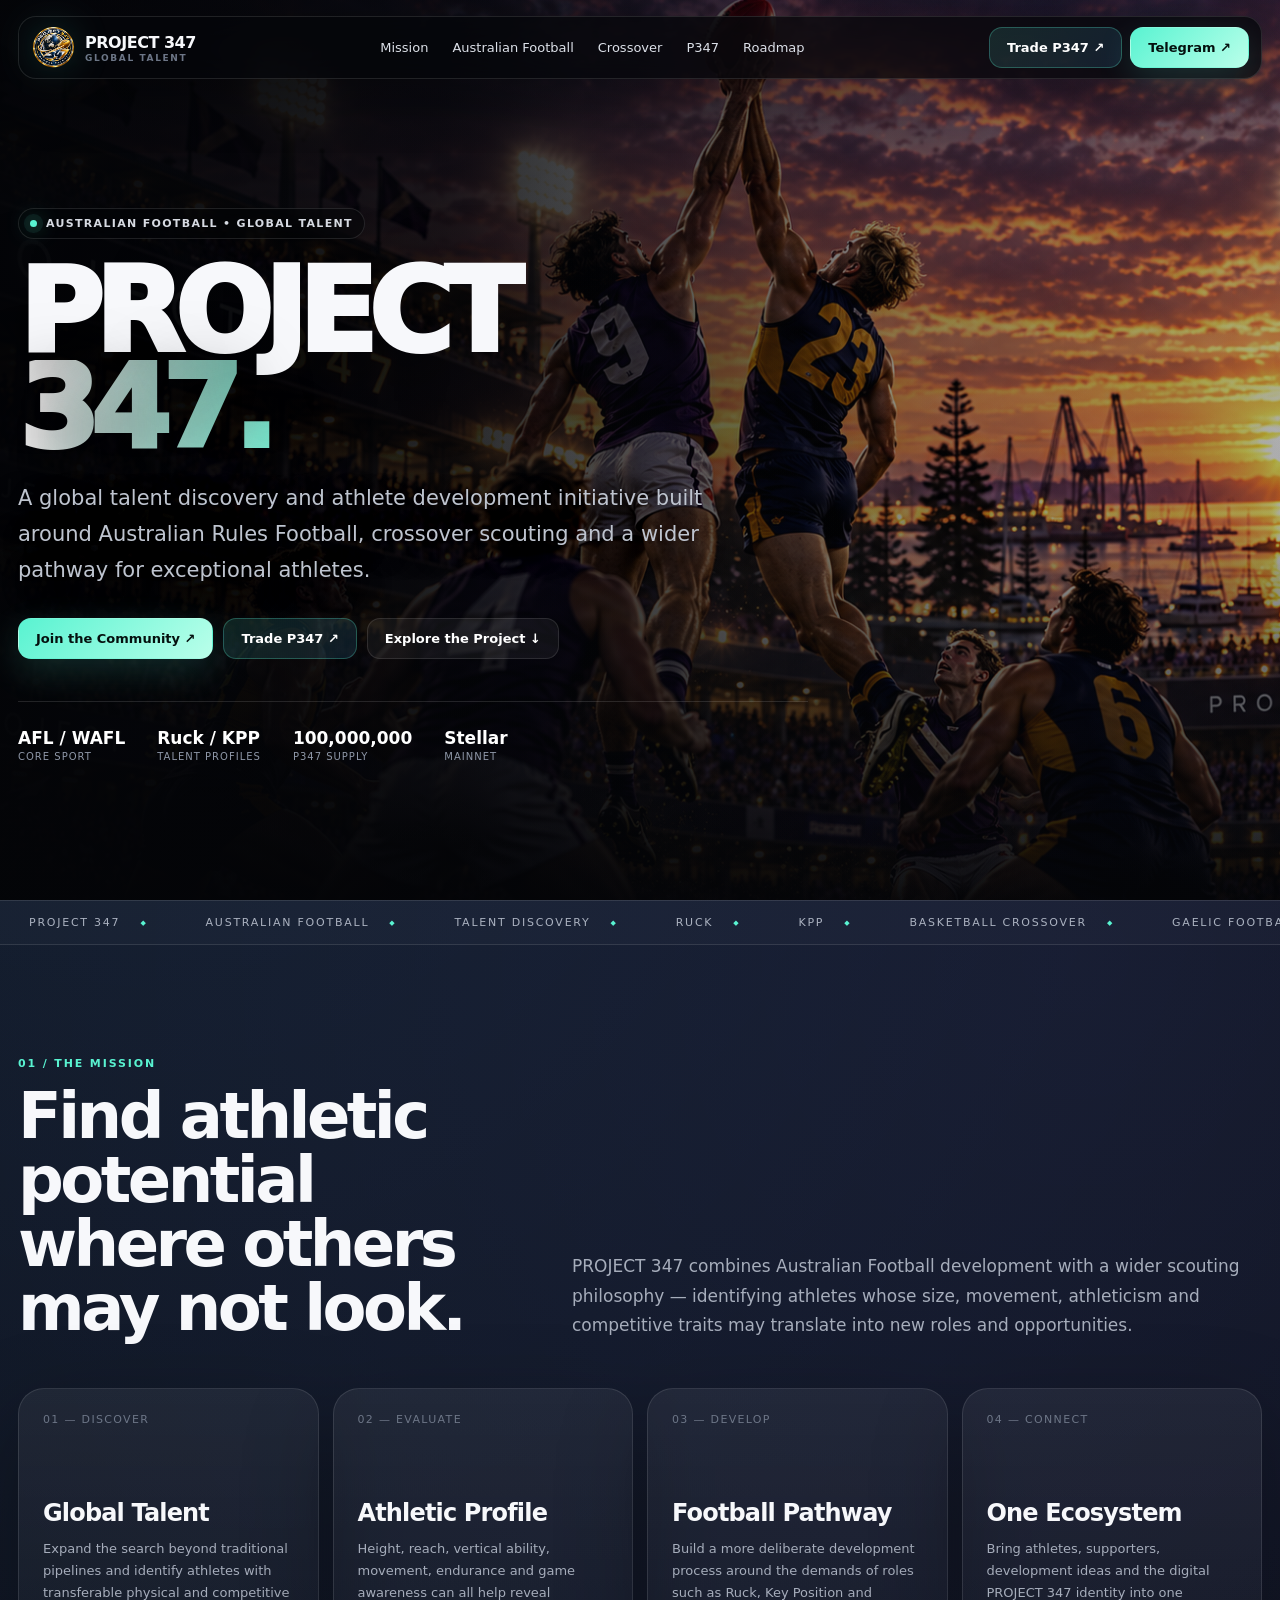
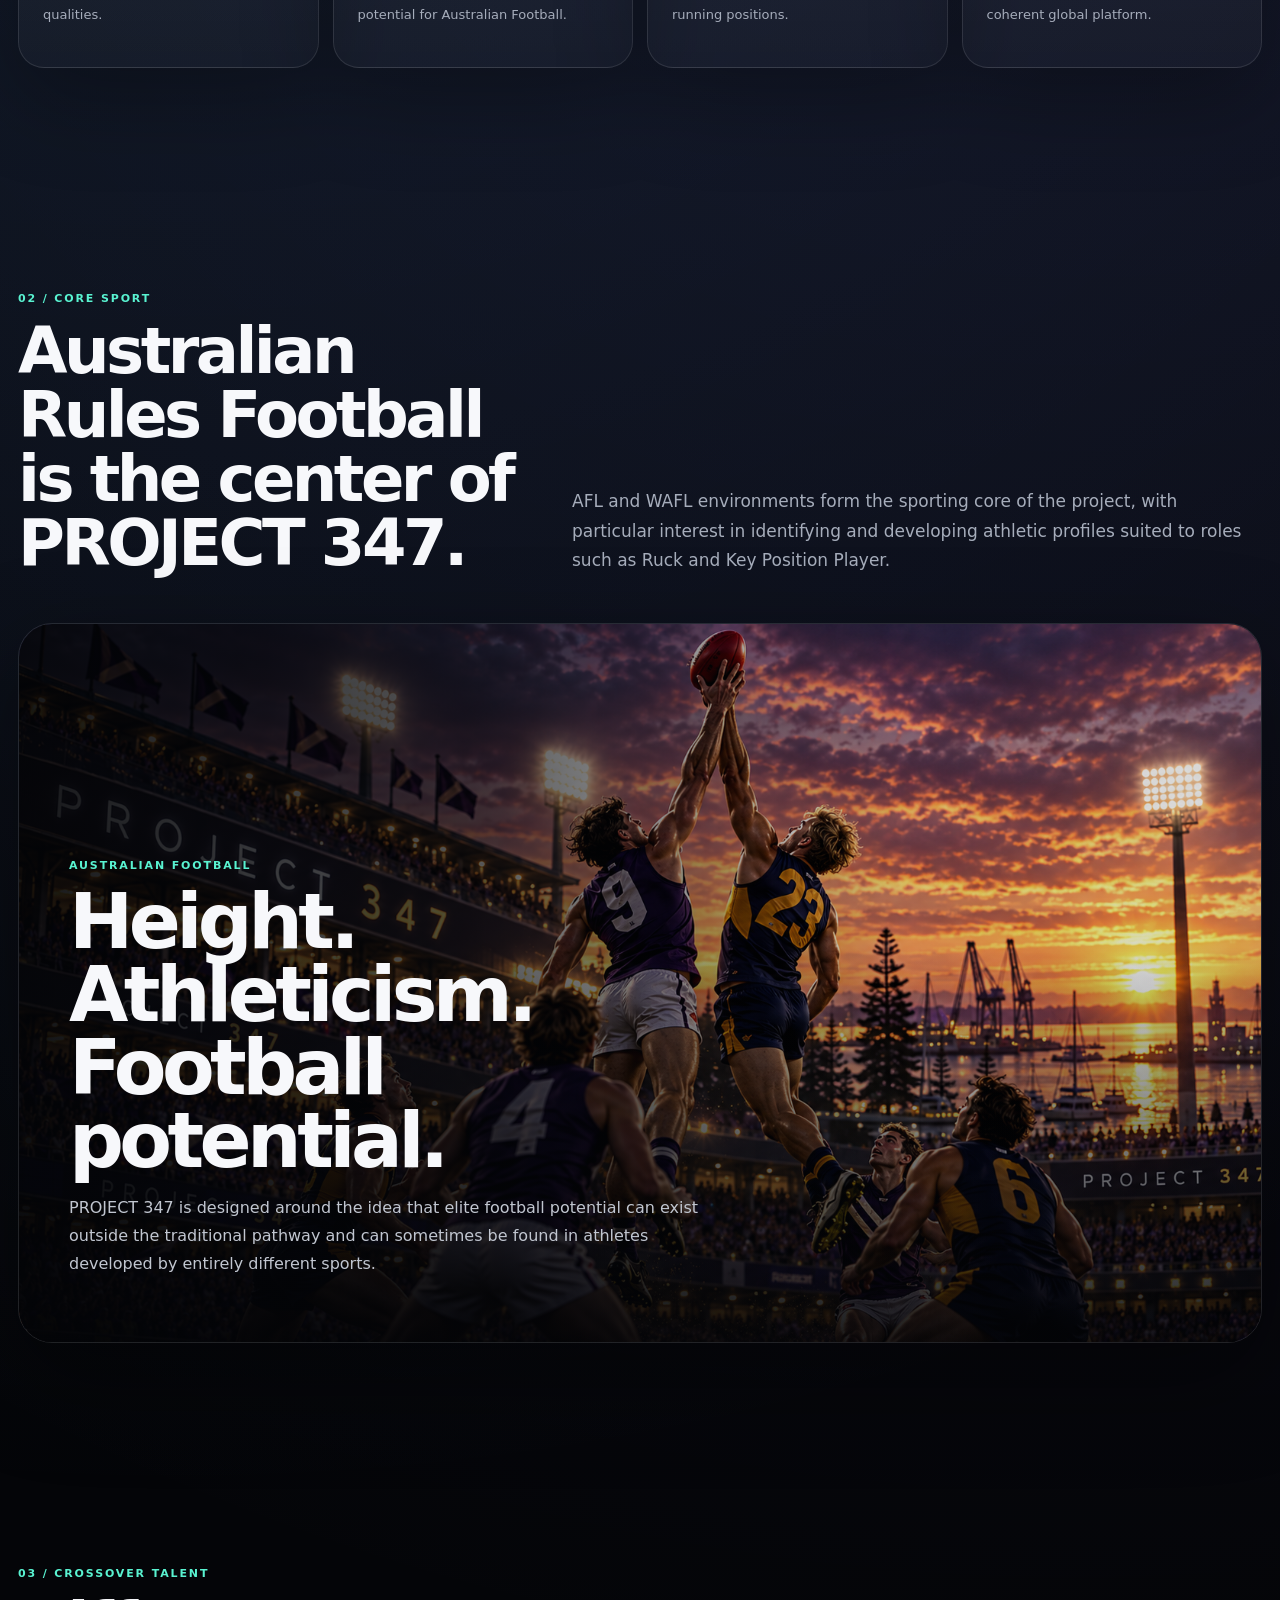
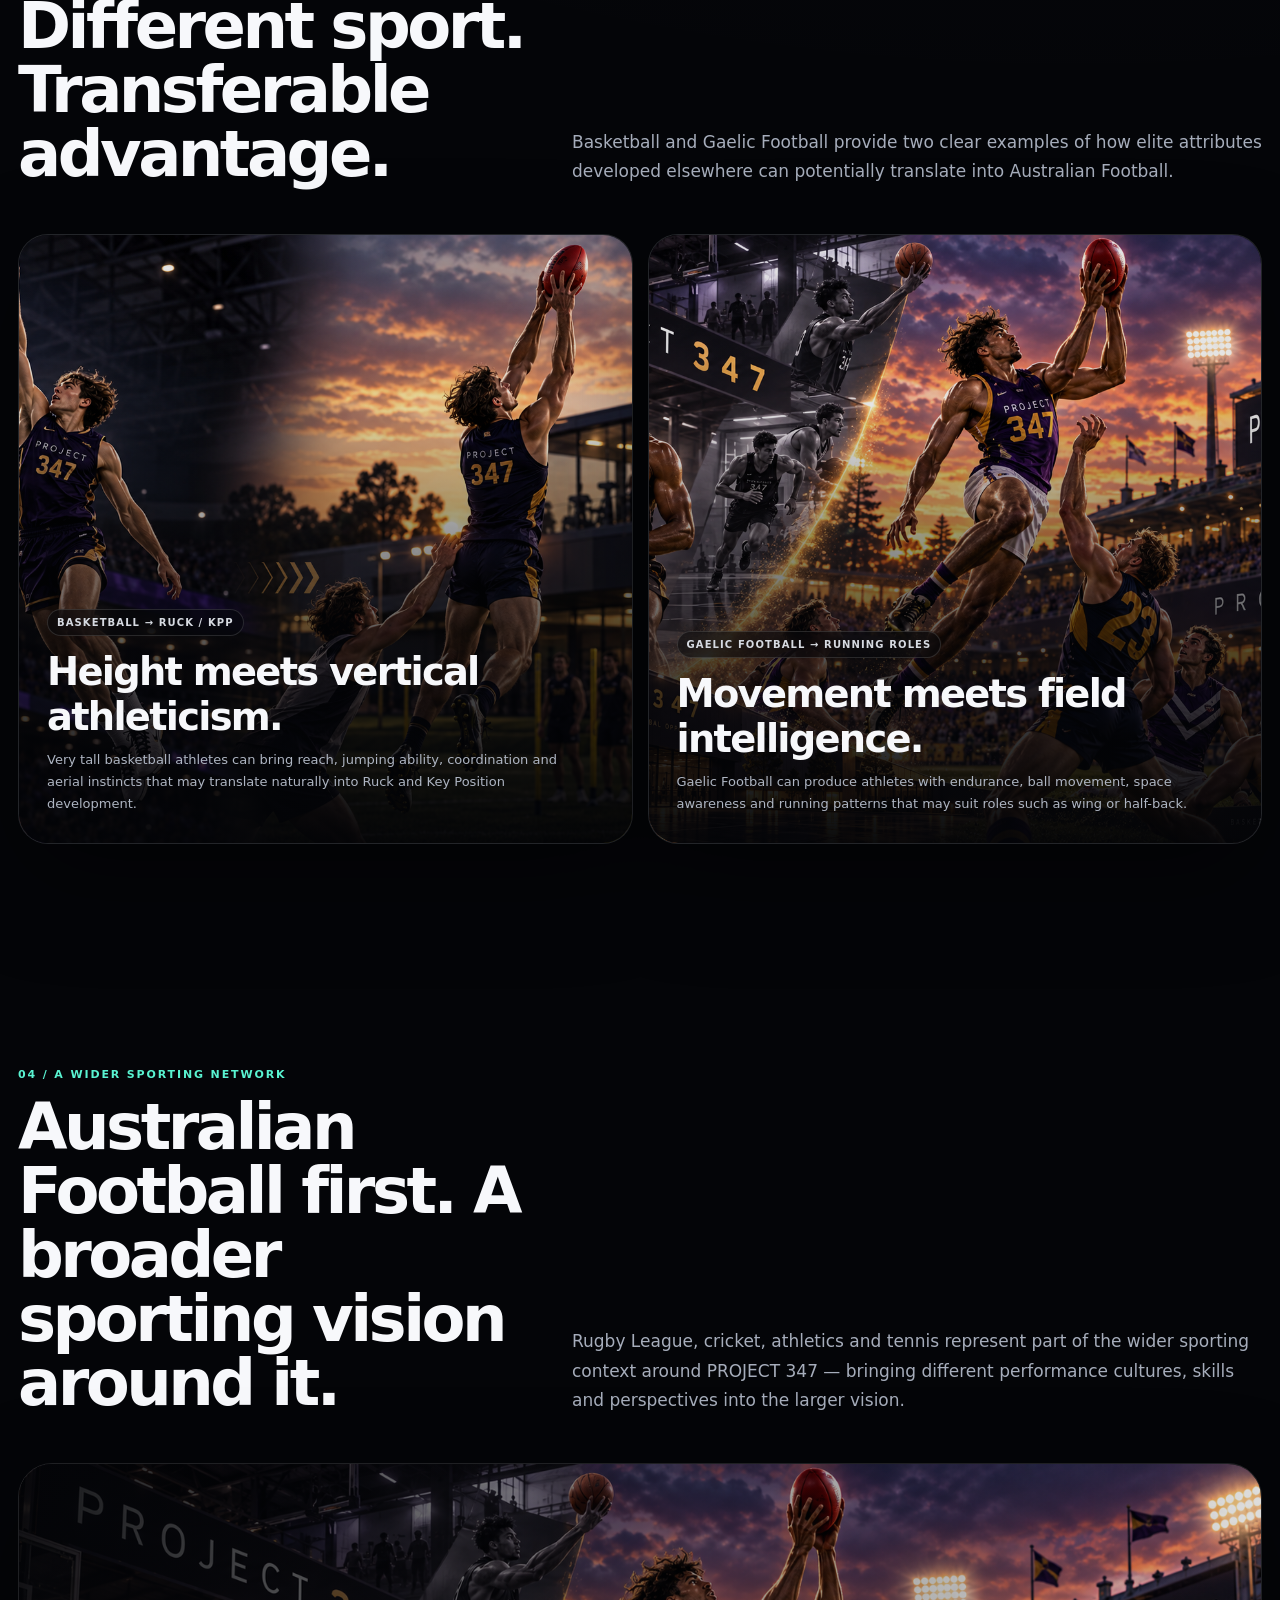
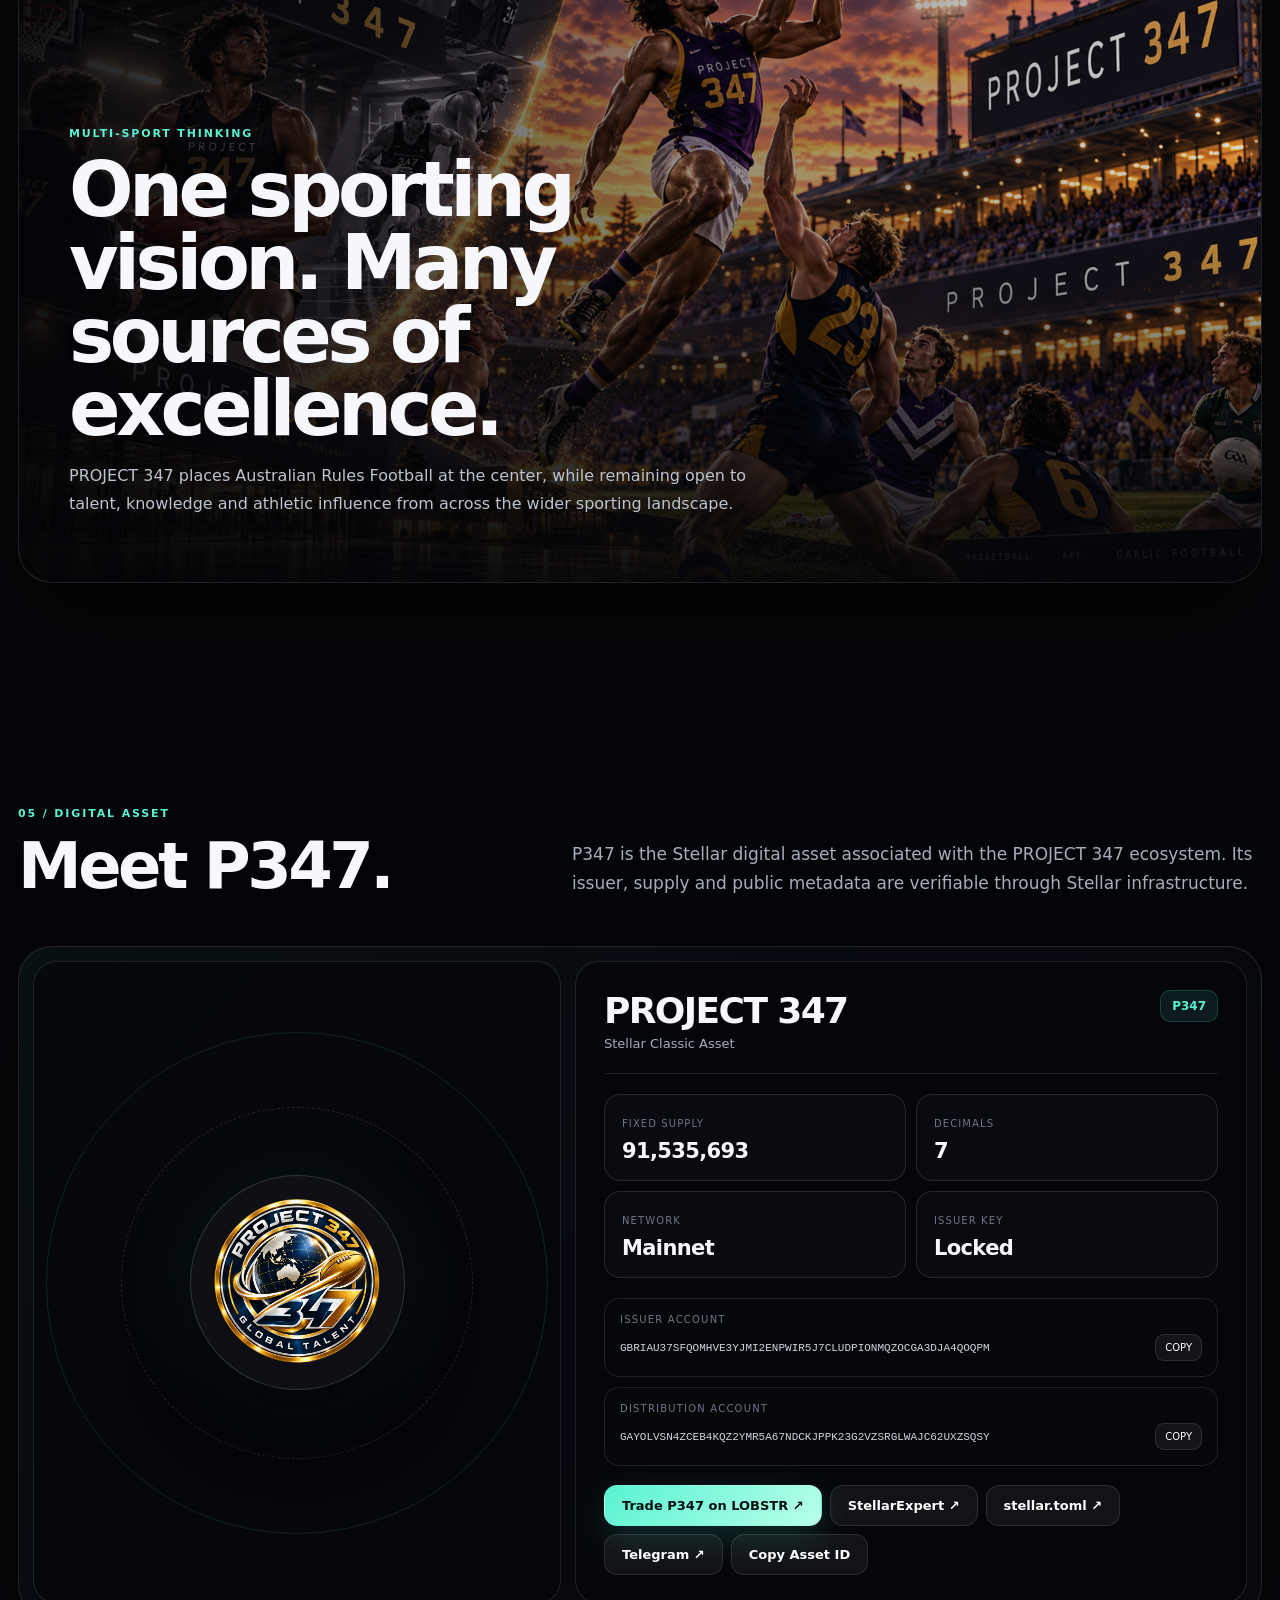
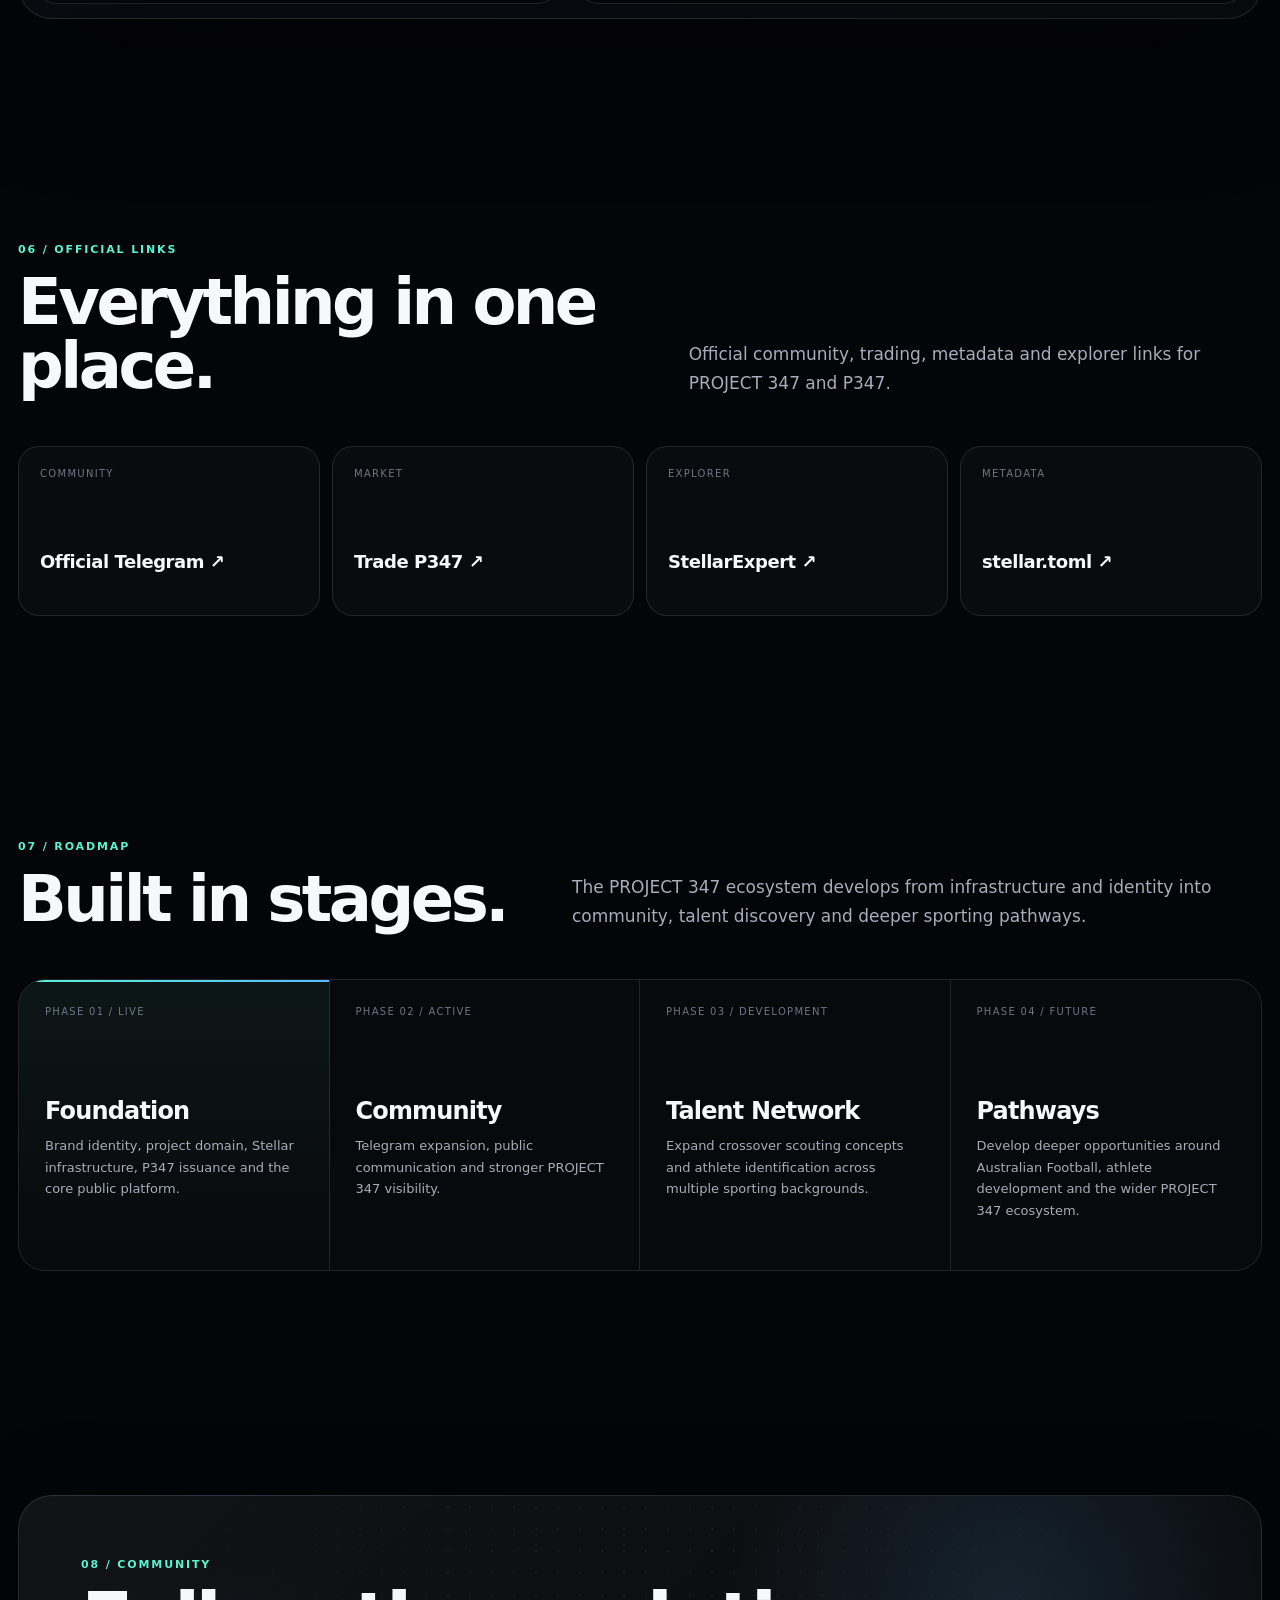
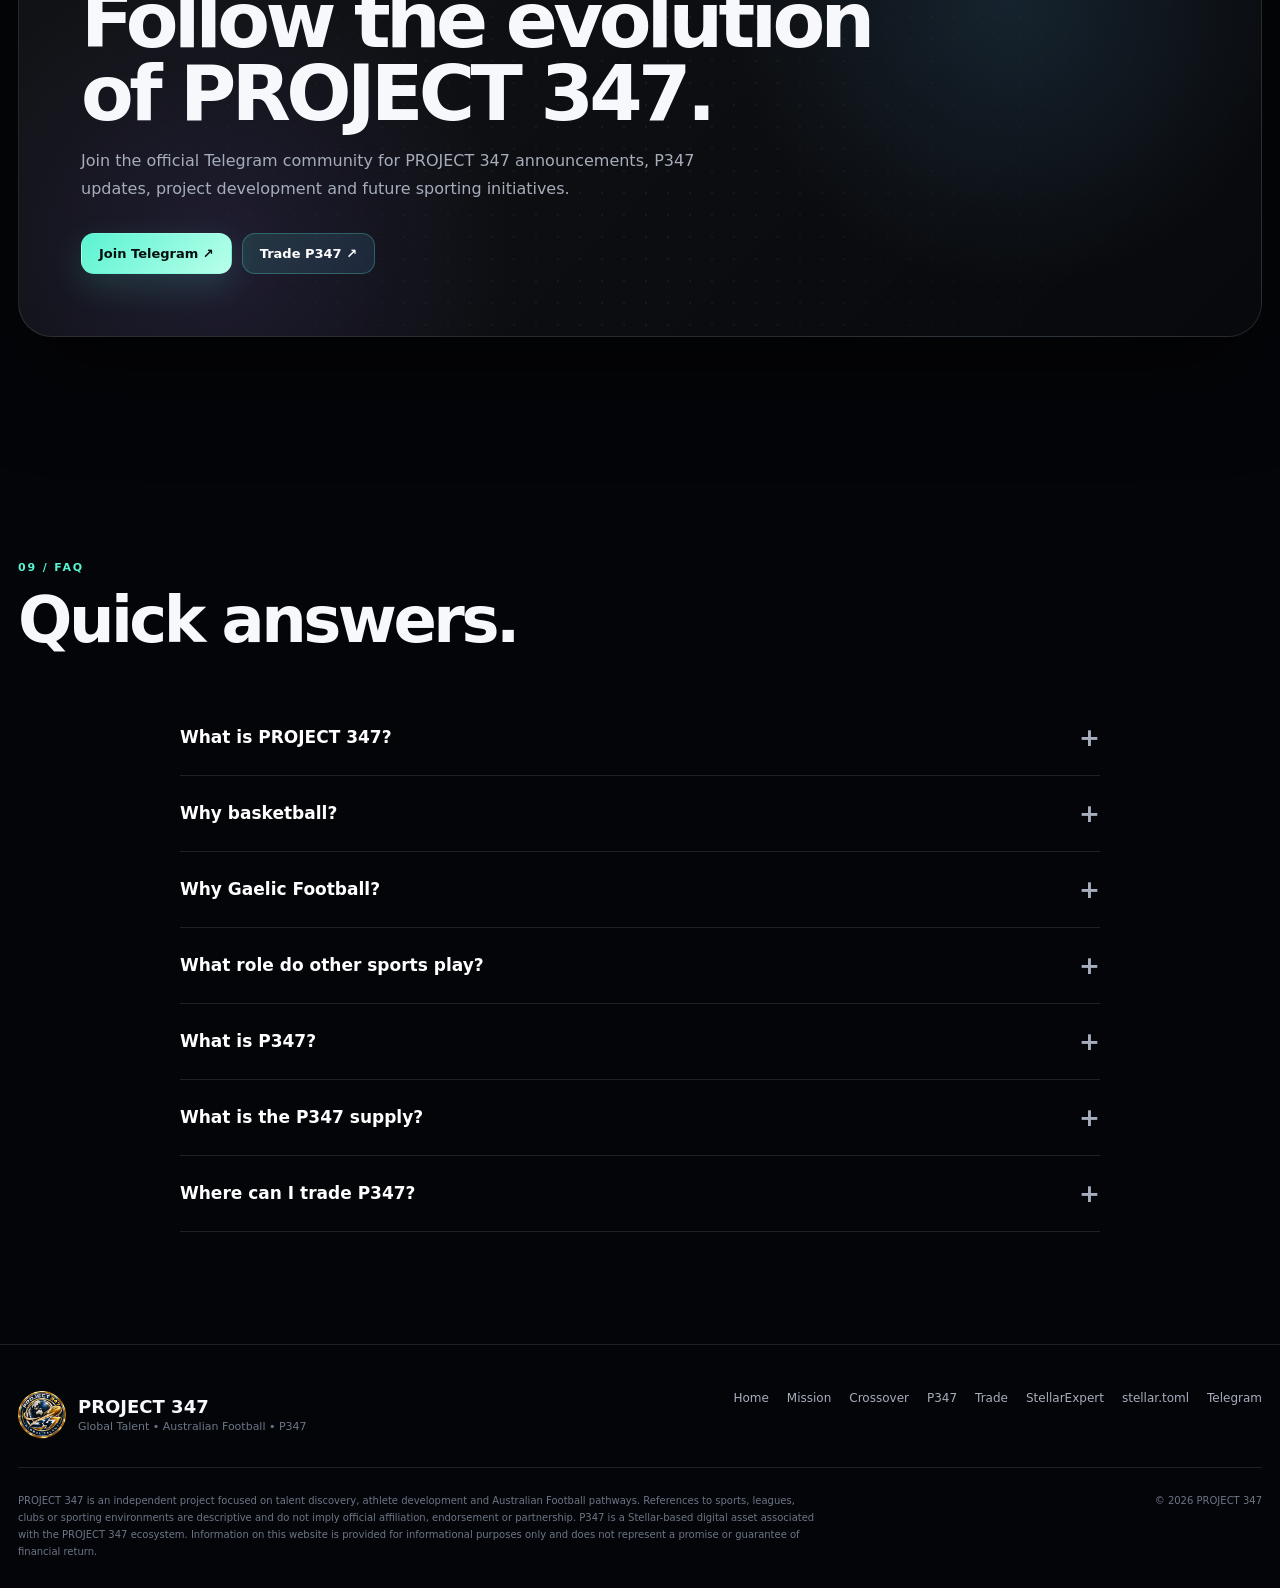
<file: index.html>
<!DOCTYPE html>
<html lang="en">
<head>
<meta charset="UTF-8">
<meta name="viewport" content="width=device-width, initial-scale=1.0">

<title>PROJECT 347 | Global Talent</title>

<meta name="description" content="PROJECT 347 — global talent discovery, athlete development, crossover scouting and a digital ecosystem built around Australian Football.">

<meta property="og:title" content="PROJECT 347">
<meta property="og:description" content="Global Talent. Athlete Pathways. Australian Football.">
<meta property="og:image" content="https://project347.tech/assets/hero-afl.png">
<meta property="og:url" content="https://project347.tech">
<meta property="og:type" content="website">

<style>

/* =========================================================
   PROJECT 347
   PREMIUM SINGLE-FILE WEBSITE
========================================================= */

:root{
    --bg:#040508;
    --bg-soft:#080a0f;
    --bg-soft-2:#0c0f15;

    --white:#ffffff;
    --text:#f7f8fb;
    --muted:#a6adbb;
    --muted-2:#6d7687;

    --aqua:#59f3d1;
    --blue:#58baff;
    --purple:#8c73ff;
    --gold:#e6c36d;

    --panel:rgba(255,255,255,.055);
    --panel-2:rgba(255,255,255,.085);

    --border:rgba(255,255,255,.11);
    --border-strong:rgba(255,255,255,.20);

    --max:1260px;

    --shadow:
        0 35px 100px
        rgba(0,0,0,.40);
}


*{
    box-sizing:border-box;
}


html{
    scroll-behavior:smooth;
}


body{
    margin:0;

    background:
        radial-gradient(
            circle at 14% 6%,
            rgba(88,186,255,.12),
            transparent 28%
        ),
        radial-gradient(
            circle at 84% 10%,
            rgba(140,115,255,.11),
            transparent 27%
        ),
        var(--bg);

    color:var(--text);

    font-family:
        Inter,
        system-ui,
        -apple-system,
        BlinkMacSystemFont,
        "Segoe UI",
        sans-serif;

    overflow-x:hidden;
}


body::before{
    content:"";

    position:fixed;

    inset:0;

    z-index:0;

    pointer-events:none;

    background-image:
        linear-gradient(
            rgba(255,255,255,.018) 1px,
            transparent 1px
        ),
        linear-gradient(
            90deg,
            rgba(255,255,255,.018) 1px,
            transparent 1px
        );

    background-size:
        50px 50px;

    mask-image:
        linear-gradient(
            to bottom,
            black,
            transparent 92%
        );
}


a{
    color:inherit;
    text-decoration:none;
}


button{
    font:inherit;
}


img{
    display:block;
    max-width:100%;
}


::selection{
    background:
        rgba(89,243,209,.25);
}


.container{
    width:min(
        calc(100% - 36px),
        var(--max)
    );

    margin:auto;

    position:relative;

    z-index:2;
}


/* =========================================================
   BACKGROUND EFFECTS
========================================================= */

#particles{
    position:fixed;

    inset:0;

    z-index:0;

    width:100%;
    height:100%;

    pointer-events:none;

    opacity:.42;
}


.cursorGlow{
    position:fixed;

    z-index:0;

    width:420px;
    height:420px;

    border-radius:50%;

    pointer-events:none;

    opacity:0;

    transform:
        translate(-50%,-50%);

    filter:
        blur(12px);

    background:
        radial-gradient(
            circle,
            rgba(89,243,209,.09),
            rgba(88,186,255,.035) 42%,
            transparent 72%
        );

    transition:
        opacity .2s;
}


/* =========================================================
   NAVIGATION
========================================================= */

.navWrap{
    position:fixed;

    top:16px;
    left:0;
    right:0;

    z-index:100;
}


.nav{
    display:flex;

    align-items:center;

    justify-content:space-between;

    gap:15px;

    padding:
        10px 12px 10px 14px;

    border:
        1px solid var(--border);

    border-radius:
        18px;

    background:
        rgba(5,6,10,.75);

    backdrop-filter:
        blur(25px);

    box-shadow:
        0 16px 55px
        rgba(0,0,0,.30);
}


.brand{
    display:flex;

    align-items:center;

    gap:11px;

    font-weight:900;

    letter-spacing:-.03em;
}


.brand img{
    width:41px;
    height:41px;

    object-fit:contain;

    filter:
        drop-shadow(
            0 0 18px
            rgba(89,243,209,.17)
        );
}


.brand small{
    display:block;

    margin-top:1px;

    color:var(--muted-2);

    font-size:9px;

    font-weight:800;

    letter-spacing:.18em;

    text-transform:uppercase;
}


.navLinks{
    display:flex;

    align-items:center;

    gap:2px;
}


.navLinks a{
    padding:
        10px 11px;

    border-radius:
        11px;

    color:#dce0e8;

    font-size:13px;

    transition:.2s;
}


.navLinks a:hover{
    color:#fff;

    background:
        var(--panel);
}


.navActions{
    display:flex;

    align-items:center;

    gap:8px;
}


/* =========================================================
   BUTTONS
========================================================= */

.btn{
    position:relative;

    display:inline-flex;

    align-items:center;

    justify-content:center;

    gap:8px;

    padding:
        12px 17px;

    overflow:hidden;

    border:
        1px solid var(--border);

    border-radius:
        13px;

    background:
        var(--panel);

    color:#fff;

    font-size:13px;

    font-weight:800;

    cursor:pointer;

    transition:
        transform .2s,
        border-color .2s,
        background .2s,
        box-shadow .2s;
}


.btn:hover{
    transform:
        translateY(-2px);

    border-color:
        var(--border-strong);

    background:
        var(--panel-2);

    box-shadow:
        0 14px 40px
        rgba(0,0,0,.22);
}


.btnPrimary{
    color:#04100e;

    border-color:
        transparent;

    background:
        linear-gradient(
            135deg,
            var(--aqua),
            #baffea
        );

    box-shadow:
        0 12px 35px
        rgba(89,243,209,.16);
}


.btnPrimary:hover{
    background:
        linear-gradient(
            135deg,
            #79f5dc,
            #d1fff3
        );
}


.btnTrade{
    border-color:
        rgba(89,243,209,.27);

    background:
        linear-gradient(
            135deg,
            rgba(89,243,209,.13),
            rgba(88,186,255,.12)
        );
}


.btnTrade::after{
    content:"";

    position:absolute;

    top:-60%;

    left:-120px;

    width:80px;

    height:220%;

    transform:
        rotate(25deg);

    background:
        linear-gradient(
            90deg,
            transparent,
            rgba(255,255,255,.18),
            transparent
        );

    animation:
        buttonSweep
        4.5s
        infinite;
}


@keyframes buttonSweep{
    0%{
        left:-120px;
    }

    35%{
        left:130%;
    }

    100%{
        left:130%;
    }
}


/* =========================================================
   HERO
========================================================= */

.hero{
    min-height:100svh;

    position:relative;

    display:flex;

    align-items:flex-end;

    overflow:hidden;

    padding:
        150px 0 80px;

    background:
        #05060a;
}


.heroBackground{
    position:absolute;

    inset:0;

    background:
        linear-gradient(
            90deg,
            rgba(3,4,7,.97) 0%,
            rgba(3,4,7,.80) 35%,
            rgba(3,4,7,.35) 69%,
            rgba(3,4,7,.14) 100%
        ),
        linear-gradient(
            0deg,
            rgba(4,5,8,.96) 0%,
            rgba(4,5,8,.15) 42%,
            rgba(4,5,8,.18) 100%
        ),
        url("assets/hero-afl.png");

    background-size:
        cover;

    background-position:
        center;

    transform:
        scale(1.025);

    transition:
        transform 8s ease;
}


.hero:hover
.heroBackground{
    transform:
        scale(1.06);
}


.heroBackground::after{
    content:"";

    position:absolute;

    inset:0;

    background:
        radial-gradient(
            circle at 78% 40%,
            transparent 0%,
            rgba(4,5,8,.10) 42%,
            rgba(4,5,8,.62) 100%
        );
}


.heroContent{
    position:relative;

    z-index:3;

    max-width:
        790px;
}


.eyebrow{
    display:inline-flex;

    align-items:center;

    gap:9px;

    padding:
        8px 11px;

    border:
        1px solid var(--border);

    border-radius:
        999px;

    background:
        rgba(4,5,8,.42);

    backdrop-filter:
        blur(12px);

    color:
        #d6dae2;

    font-size:
        11px;

    font-weight:
        800;

    text-transform:
        uppercase;

    letter-spacing:
        .12em;
}


.liveDot{
    width:7px;
    height:7px;

    border-radius:50%;

    background:
        var(--aqua);

    box-shadow:
        0 0 0 6px
        rgba(89,243,209,.08),
        0 0 22px
        var(--aqua);

    animation:
        pulseDot
        2.2s
        infinite;
}


@keyframes pulseDot{
    50%{
        box-shadow:
            0 0 0 11px
            rgba(89,243,209,0),
            0 0 27px
            var(--aqua);
    }
}


.hero h1{
    margin:
        25px 0 24px;

    max-width:
        900px;

    font-size:
        clamp(
            62px,
            9vw,
            128px
        );

    line-height:
        .84;

    letter-spacing:
        -.075em;

    font-weight:
        950;

    text-shadow:
        0 25px 70px
        rgba(0,0,0,.55);
}


.gradientText{
    display:block;

    color:transparent;

    background:
        linear-gradient(
            100deg,
            #fff 4%,
            var(--aqua) 43%,
            var(--blue) 70%,
            #e2dcff 94%
        );

    background-clip:text;

    -webkit-background-clip:text;
}


.heroText{
    max-width:
        690px;

    color:
        #bec4cf;

    font-size:
        clamp(
            17px,
            2vw,
            21px
        );

    line-height:
        1.7;

    text-shadow:
        0 10px 30px
        rgba(0,0,0,.8);
}


.heroActions{
    display:flex;

    flex-wrap:wrap;

    gap:10px;

    margin-top:30px;
}


.heroStats{
    display:flex;

    flex-wrap:wrap;

    gap:32px;

    margin-top:42px;

    padding-top:26px;

    border-top:
        1px solid
        rgba(255,255,255,.12);
}


.heroStats strong{
    display:block;

    font-size:17px;

    color:#fff;
}


.heroStats span{
    display:block;

    margin-top:3px;

    color:#8f98a8;

    font-size:10px;

    text-transform:uppercase;

    letter-spacing:.10em;
}


/* =========================================================
   TICKER
========================================================= */

.ticker{
    position:relative;

    z-index:3;

    overflow:hidden;

    border-top:
        1px solid var(--border);

    border-bottom:
        1px solid var(--border);

    background:
        rgba(255,255,255,.018);
}


.tickerTrack{
    display:flex;

    width:max-content;

    animation:
        tickerMove
        34s
        linear
        infinite;
}


.tickerItem{
    display:flex;

    align-items:center;

    gap:20px;

    padding:
        15px 29px;

    color:#abb2c0;

    font-size:11px;

    text-transform:uppercase;

    letter-spacing:.16em;
}


.tickerItem::after{
    content:"◆";

    color:var(--aqua);

    font-size:7px;
}


@keyframes tickerMove{
    to{
        transform:
            translateX(-50%);
    }
}


/* =========================================================
   COMMON SECTIONS
========================================================= */

section{
    padding:
        112px 0;
}


.sectionHead{
    display:flex;

    align-items:flex-end;

    justify-content:space-between;

    gap:40px;

    margin-bottom:48px;
}


.kicker{
    margin-bottom:14px;

    color:var(--aqua);

    font-size:11px;

    font-weight:850;

    text-transform:uppercase;

    letter-spacing:.17em;
}


.sectionTitle{
    margin:0;

    max-width:880px;

    font-size:
        clamp(
            40px,
            5vw,
            70px
        );

    line-height:1;

    letter-spacing:
        -.055em;
}


.sectionDescription{
    max-width:690px;

    color:var(--muted);

    font-size:17px;

    line-height:1.72;
}


/* =========================================================
   MISSION CARDS
========================================================= */

.cards{
    display:grid;

    grid-template-columns:
        repeat(4,1fr);

    gap:14px;
}


.card{
    min-height:280px;

    position:relative;

    overflow:hidden;

    padding:24px;

    border:
        1px solid var(--border);

    border-radius:
        26px;

    background:
        linear-gradient(
            180deg,
            rgba(255,255,255,.058),
            rgba(255,255,255,.022)
        );

    box-shadow:
        0 30px 90px
        rgba(0,0,0,.30);

    transition:.25s;
}


.card:hover{
    border-color:
        rgba(89,243,209,.30);
}


.card::after{
    content:"";

    position:absolute;

    top:-45px;
    right:-45px;

    width:170px;
    height:170px;

    border-radius:50%;

    opacity:0;

    background:
        radial-gradient(
            circle,
            rgba(89,243,209,.13),
            transparent 70%
        );

    transition:.3s;
}


.card:hover::after{
    opacity:1;
}


.cardNumber{
    color:var(--muted-2);

    font-size:11px;

    letter-spacing:.12em;
}


.card h3{
    margin:
        73px 0 11px;

    font-size:24px;

    letter-spacing:-.035em;
}


.card p{
    margin:0;

    color:var(--muted);

    font-size:13px;

    line-height:1.7;
}


/* =========================================================
   SPORT CORE / IMAGE FEATURE
========================================================= */

.fullImageFeature{
    position:relative;

    min-height:720px;

    overflow:hidden;

    border:
        1px solid var(--border);

    border-radius:
        34px;

    box-shadow:
        var(--shadow);
}


.fullImageFeature img{
    position:absolute;

    inset:0;

    width:100%;
    height:100%;

    object-fit:cover;

    transition:
        transform 1.1s ease;
}


.fullImageFeature:hover img{
    transform:
        scale(1.035);
}


.fullImageFeature::after{
    content:"";

    position:absolute;

    inset:0;

    background:
        linear-gradient(
            90deg,
            rgba(3,4,7,.92) 0%,
            rgba(3,4,7,.68) 36%,
            rgba(3,4,7,.15) 72%
        ),
        linear-gradient(
            0deg,
            rgba(3,4,7,.88),
            transparent 55%
        );
}


.fullImageContent{
    position:absolute;

    left:50px;
    bottom:48px;

    z-index:3;

    max-width:680px;
}


.fullImageContent h2{
    margin:0;

    font-size:
        clamp(
            44px,
            6vw,
            78px
        );

    line-height:.95;

    letter-spacing:-.06em;
}


.fullImageContent p{
    max-width:650px;

    color:#c1c6d0;

    font-size:16px;

    line-height:1.75;
}


/* =========================================================
   CROSSOVER
========================================================= */

.crossoverGrid{
    display:grid;

    grid-template-columns:
        1fr 1fr;

    gap:15px;
}


.crossoverCard{
    position:relative;

    min-height:610px;

    overflow:hidden;

    border:
        1px solid var(--border);

    border-radius:
        30px;

    background:#080a0f;

    box-shadow:
        var(--shadow);

    transition:
        transform .28s,
        border-color .28s;
}


.crossoverCard:hover{
    transform:
        translateY(-5px);

    border-color:
        rgba(89,243,209,.27);
}


.crossoverCard img{
    position:absolute;

    inset:0;

    width:100%;
    height:100%;

    object-fit:cover;

    transition:
        transform .8s ease;
}


.crossoverCard:hover img{
    transform:
        scale(1.045);
}


.crossoverCard::after{
    content:"";

    position:absolute;

    inset:0;

    background:
        linear-gradient(
            0deg,
            rgba(3,4,7,.97) 0%,
            rgba(3,4,7,.70) 30%,
            rgba(3,4,7,.10) 72%
        );
}


.crossoverContent{
    position:absolute;

    left:28px;
    right:28px;
    bottom:28px;

    z-index:3;
}


.crossoverTag{
    display:inline-flex;

    padding:
        7px 9px;

    margin-bottom:13px;

    border:
        1px solid
        rgba(255,255,255,.13);

    border-radius:999px;

    background:
        rgba(5,6,10,.55);

    backdrop-filter:
        blur(10px);

    color:#d6dae1;

    font-size:10px;

    font-weight:800;

    letter-spacing:.11em;

    text-transform:uppercase;
}


.crossoverContent h3{
    margin:
        0 0 10px;

    font-size:
        clamp(
            29px,
            3vw,
            42px
        );

    letter-spacing:-.045em;
}


.crossoverContent p{
    margin:0;

    max-width:530px;

    color:#aeb5c2;

    font-size:13px;

    line-height:1.7;
}


/* =========================================================
   MULTISPORT
========================================================= */

.multisport{
    position:relative;

    min-height:720px;

    overflow:hidden;

    border:
        1px solid var(--border);

    border-radius:
        34px;

    box-shadow:
        var(--shadow);
}


.multisport img{
    position:absolute;

    inset:0;

    width:100%;
    height:100%;

    object-fit:cover;

    transition:
        transform 1s ease;
}


.multisport:hover img{
    transform:
        scale(1.035);
}


.multisport::after{
    content:"";

    position:absolute;

    inset:0;

    background:
        linear-gradient(
            90deg,
            rgba(3,4,7,.92),
            rgba(3,4,7,.48) 45%,
            rgba(3,4,7,.13)
        ),
        linear-gradient(
            0deg,
            rgba(3,4,7,.92),
            transparent 55%
        );
}


.multisportContent{
    position:absolute;

    left:50px;
    bottom:48px;

    z-index:3;

    max-width:720px;
}


.multisportContent h2{
    margin:0;

    font-size:
        clamp(
            44px,
            6vw,
            76px
        );

    line-height:.96;

    letter-spacing:-.06em;
}


.multisportContent p{
    max-width:680px;

    color:#bec4cf;

    font-size:16px;

    line-height:1.75;
}


/* =========================================================
   P347 ASSET
========================================================= */

.assetShell{
    display:grid;

    grid-template-columns:
        .88fr 1.12fr;

    gap:14px;

    padding:14px;

    border:
        1px solid var(--border);

    border-radius:
        34px;

    background:
        linear-gradient(
            135deg,
            rgba(89,243,209,.05),
            rgba(140,115,255,.035),
            rgba(255,255,255,.018)
        );

    box-shadow:
        0 40px 130px
        rgba(0,0,0,.37);
}


.assetVisual,
.assetInfo{
    border:
        1px solid var(--border);

    border-radius:
        24px;

    background:
        rgba(5,6,10,.72);
}


.assetVisual{
    position:relative;

    min-height:520px;

    display:grid;

    place-items:center;

    overflow:hidden;
}


.assetVisual::before{
    content:"";

    position:absolute;

    width:500px;
    height:500px;

    border:
        1px solid
        rgba(89,243,209,.12);

    border-radius:50%;

    animation:
        ringRotate
        28s
        linear
        infinite;
}


.assetVisual::after{
    content:"";

    position:absolute;

    width:350px;
    height:350px;

    border:
        1px dashed
        rgba(255,255,255,.13);

    border-radius:50%;

    animation:
        ringRotate
        18s
        linear
        infinite reverse;
}


@keyframes ringRotate{
    to{
        rotate:360deg;
    }
}


.assetCoin{
    position:relative;

    z-index:3;

    width:215px;
    height:215px;

    display:grid;

    place-items:center;

    border:
        1px solid
        rgba(255,255,255,.15);

    border-radius:50%;

    background:
        rgba(255,255,255,.04);

    box-shadow:
        0 35px 70px rgba(0,0,0,.42),
        0 0 85px rgba(89,243,209,.08);
}


.assetCoin img{
    width:78%;
    height:78%;

    object-fit:contain;
}


.assetInfo{
    padding:28px;
}


.assetHeader{
    display:flex;

    align-items:flex-start;

    justify-content:space-between;

    gap:20px;

    padding-bottom:22px;

    border-bottom:
        1px solid var(--border);
}


.assetName{
    font-size:36px;

    font-weight:900;

    letter-spacing:-.045em;
}


.assetSubtitle{
    margin-top:5px;

    color:var(--muted);

    font-size:13px;
}


.assetCode{
    padding:
        8px 11px;

    border:
        1px solid
        rgba(89,243,209,.18);

    border-radius:
        10px;

    background:
        rgba(89,243,209,.09);

    color:var(--aqua);

    font-size:12px;

    font-weight:850;
}


.statsGrid{
    display:grid;

    grid-template-columns:
        repeat(2,1fr);

    gap:10px;

    margin:
        20px 0;
}


.statBox{
    padding:17px;

    border:
        1px solid var(--border);

    border-radius:
        16px;

    background:
        rgba(255,255,255,.025);
}


.statBox span{
    color:var(--muted-2);

    font-size:10px;

    text-transform:uppercase;

    letter-spacing:.11em;
}


.statBox strong{
    display:block;

    margin-top:8px;

    font-size:21px;

    letter-spacing:-.03em;
}


.walletBox{
    padding:15px;

    margin-top:10px;

    border:
        1px solid var(--border);

    border-radius:
        15px;

    background:
        #06070b;
}


.walletLabel{
    margin-bottom:9px;

    color:var(--muted-2);

    font-size:10px;

    text-transform:uppercase;

    letter-spacing:.12em;
}


.walletRow{
    display:flex;

    align-items:center;

    gap:10px;
}


.walletAddress{
    flex:1;

    overflow:hidden;

    color:#d0d5df;

    font-size:11px;

    font-family:
        ui-monospace,
        SFMono-Regular,
        Menlo,
        monospace;

    text-overflow:ellipsis;

    white-space:nowrap;
}


.copyButton{
    padding:
        7px 9px;

    border:
        1px solid var(--border);

    border-radius:
        9px;

    background:
        var(--panel);

    color:#fff;

    cursor:pointer;

    font-size:10px;
}


.assetButtons{
    display:flex;

    flex-wrap:wrap;

    gap:8px;

    margin-top:19px;
}


/* =========================================================
   LINKS
========================================================= */

.linksGrid{
    display:grid;

    grid-template-columns:
        repeat(4,1fr);

    gap:12px;
}


.linkCard{
    min-height:170px;

    position:relative;

    overflow:hidden;

    padding:21px;

    border:
        1px solid var(--border);

    border-radius:
        21px;

    background:
        rgba(255,255,255,.028);

    transition:.25s;
}


.linkCard:hover{
    transform:
        translateY(-5px);

    border-color:
        rgba(89,243,209,.30);

    background:
        rgba(255,255,255,.055);
}


.linkCard span{
    display:block;

    color:var(--muted-2);

    font-size:10px;

    text-transform:uppercase;

    letter-spacing:.13em;
}


.linkCard strong{
    display:block;

    margin-top:72px;

    font-size:18px;

    letter-spacing:-.025em;
}


/* =========================================================
   ROADMAP
========================================================= */

.roadmap{
    display:grid;

    grid-template-columns:
        repeat(4,1fr);

    overflow:hidden;

    border:
        1px solid var(--border);

    border-radius:
        27px;

    background:
        rgba(255,255,255,.02);
}


.phase{
    position:relative;

    min-height:290px;

    padding:26px;

    border-right:
        1px solid var(--border);
}


.phase:last-child{
    border-right:0;
}


.phase.current{
    background:
        linear-gradient(
            180deg,
            rgba(89,243,209,.055),
            transparent
        );
}


.phase.current::before{
    content:"";

    position:absolute;

    top:0;
    left:0;
    right:0;

    height:2px;

    background:
        linear-gradient(
            90deg,
            var(--aqua),
            var(--blue)
        );
}


.phaseLabel{
    color:var(--muted-2);

    font-size:10px;

    text-transform:uppercase;

    letter-spacing:.13em;
}


.phase h3{
    margin:
        80px 0 10px;

    font-size:24px;

    letter-spacing:-.035em;
}


.phase p{
    margin:0;

    color:var(--muted);

    font-size:13px;

    line-height:1.66;
}


/* =========================================================
   TELEGRAM CTA
========================================================= */

.cta{
    position:relative;

    overflow:hidden;

    padding:62px;

    border:
        1px solid var(--border);

    border-radius:
        34px;

    background:
        radial-gradient(
            circle at 80% 25%,
            rgba(88,186,255,.13),
            transparent 27%
        ),
        radial-gradient(
            circle at 16% 82%,
            rgba(140,115,255,.13),
            transparent 27%
        ),
        linear-gradient(
            135deg,
            rgba(255,255,255,.06),
            rgba(255,255,255,.02)
        );

    box-shadow:
        var(--shadow);
}


.cta::before{
    content:"";

    position:absolute;

    inset:0;

    opacity:.30;

    background-image:
        radial-gradient(
            rgba(255,255,255,.17) 1px,
            transparent 1px
        );

    background-size:
        22px 22px;

    mask-image:
        linear-gradient(
            90deg,
            transparent,
            black,
            transparent
        );
}


.ctaContent{
    position:relative;

    z-index:2;

    max-width:850px;
}


.cta h2{
    margin:0;

    font-size:
        clamp(
            44px,
            6vw,
            80px
        );

    line-height:.95;

    letter-spacing:-.06em;
}


.cta p{
    max-width:670px;

    color:var(--muted);

    font-size:16px;

    line-height:1.75;
}


/* =========================================================
   FAQ
========================================================= */

.faq{
    max-width:920px;

    margin:auto;
}


.faqItem{
    border-bottom:
        1px solid var(--border);
}


.faqQuestion{
    width:100%;

    display:flex;

    align-items:center;

    justify-content:space-between;

    gap:20px;

    padding:
        23px 0;

    border:0;

    background:none;

    color:#fff;

    text-align:left;

    cursor:pointer;

    font-size:17px;

    font-weight:750;
}


.faqPlus{
    color:var(--muted);

    font-size:25px;

    transition:.25s;
}


.faqAnswer{
    max-height:0;

    overflow:hidden;

    padding-right:60px;

    color:var(--muted);

    font-size:14px;

    line-height:1.75;

    transition:
        max-height .35s,
        padding .35s;
}


.faqItem.open
.faqAnswer{
    max-height:260px;

    padding-bottom:22px;
}


.faqItem.open
.faqPlus{
    transform:
        rotate(45deg);
}


/* =========================================================
   REVEAL
========================================================= */

.reveal{
    opacity:0;

    transform:
        translateY(28px);

    transition:
        opacity .75s ease,
        transform .75s ease;
}


.reveal.visible{
    opacity:1;

    transform:none;
}


/* =========================================================
   FOOTER
========================================================= */

footer{
    position:relative;

    z-index:2;

    padding:
        46px 0 28px;

    border-top:
        1px solid var(--border);
}


.footerTop{
    display:flex;

    align-items:flex-start;

    justify-content:space-between;

    gap:35px;
}


.footerBrand{
    display:flex;

    align-items:center;

    gap:12px;
}


.footerBrand img{
    width:48px;
    height:48px;

    object-fit:contain;
}


.footerBrand strong{
    display:block;

    font-size:18px;
}


.footerBrand span{
    display:block;

    margin-top:3px;

    color:var(--muted-2);

    font-size:11px;
}


.footerLinks{
    display:flex;

    flex-wrap:wrap;

    justify-content:flex-end;

    gap:18px;
}


.footerLinks a{
    color:var(--muted);

    font-size:12px;

    transition:.2s;
}


.footerLinks a:hover{
    color:#fff;
}


.footerBottom{
    display:flex;

    justify-content:space-between;

    gap:35px;

    padding-top:24px;

    margin-top:28px;

    border-top:
        1px solid var(--border);

    color:var(--muted-2);

    font-size:10px;

    line-height:1.7;
}


.disclaimer{
    max-width:800px;
}


/* =========================================================
   TOAST
========================================================= */

.toast{
    position:fixed;

    left:50%;
    bottom:25px;

    z-index:500;

    padding:
        11px 15px;

    border:
        1px solid var(--border-strong);

    border-radius:
        12px;

    background:
        #13161e;

    color:#fff;

    font-size:12px;

    opacity:0;

    pointer-events:none;

    transform:
        translate(-50%,20px);

    transition:.25s;

    box-shadow:
        0 25px 70px
        rgba(0,0,0,.4);
}


.toast.show{
    opacity:1;

    transform:
        translate(-50%,0);
}


/* =========================================================
   RESPONSIVE
========================================================= */

@media(max-width:1050px){

    .navLinks{
        display:none;
    }

    .cards{
        grid-template-columns:
            repeat(2,1fr);
    }

    .crossoverGrid{
        grid-template-columns:
            1fr;
    }

    .assetShell{
        grid-template-columns:
            1fr;
    }

    .linksGrid{
        grid-template-columns:
            repeat(2,1fr);
    }

    .roadmap{
        grid-template-columns:
            repeat(2,1fr);
    }

    .phase:nth-child(2){
        border-right:0;
    }

    .fullImageFeature,
    .multisport{
        min-height:650px;
    }
}


@media(max-width:720px){

    .container{
        width:
            calc(100% - 22px);
    }

    .navWrap{
        top:10px;
    }

    .nav{
        border-radius:15px;
    }

    .navActions .btnTrade{
        display:none;
    }

    .brand small{
        display:none;
    }

    .hero{
        min-height:880px;

        padding:
            130px 0 60px;
    }

    .heroBackground{
        background:
            linear-gradient(
                0deg,
                rgba(3,4,7,.98) 0%,
                rgba(3,4,7,.65) 54%,
                rgba(3,4,7,.15) 100%
            ),
            url("assets/hero-afl.png");

        background-size:cover;

        background-position:
            62% center;
    }

    .hero h1{
        font-size:60px;
    }

    .heroStats{
        gap:20px;
    }

    section{
        padding:
            82px 0;
    }

    .sectionHead{
        display:block;
    }

    .sectionDescription{
        margin-top:20px;
    }

    .cards{
        grid-template-columns:
            1fr;
    }

    .crossoverCard{
        min-height:520px;
    }

    .linksGrid{
        grid-template-columns:
            1fr;
    }

    .statsGrid{
        grid-template-columns:
            1fr;
    }

    .roadmap{
        grid-template-columns:
            1fr;
    }

    .phase{
        border-right:0;

        border-bottom:
            1px solid var(--border);
    }

    .phase:last-child{
        border-bottom:0;
    }

    .fullImageFeature,
    .multisport{
        min-height:600px;
    }

    .fullImageContent,
    .multisportContent{
        left:25px;
        right:25px;
        bottom:28px;
    }

    .cta{
        padding:
            36px 24px;
    }

    .footerTop{
        display:block;
    }

    .footerLinks{
        justify-content:flex-start;

        margin-top:25px;
    }

    .footerBottom{
        display:block;
    }
}


@media(prefers-reduced-motion:reduce){

    *{
        animation-duration:.01ms !important;

        animation-iteration-count:1 !important;

        transition-duration:.01ms !important;

        scroll-behavior:auto !important;
    }
}

</style>

</head>


<body>


<canvas id="particles"></canvas>

<div
class="cursorGlow"
id="cursorGlow">
</div>


<!-- ======================================================
     NAV
====================================================== -->

<div class="navWrap">

<div class="container">

<nav class="nav">


<a
class="brand"
href="#home">

<img
src="assets/p347.png"
alt="PROJECT 347">

<div>

PROJECT 347

<small>
Global Talent
</small>

</div>

</a>


<div class="navLinks">

<a href="#mission">
Mission
</a>

<a href="#afl">
Australian Football
</a>

<a href="#crossover">
Crossover
</a>

<a href="#asset">
P347
</a>

<a href="#roadmap">
Roadmap
</a>

</div>


<div class="navActions">

<a
class="btn btnTrade"
href="https://lobstr.co/trade/native/P347:GBRIAU37SFQOMHVE3YJMI2ENPWIR5J7CLUDPIONMQZOCGA3DJA4QOQPM"
target="_blank"
rel="noopener">

Trade P347 ↗

</a>


<a
class="btn btnPrimary"
href="https://t.me/project_347"
target="_blank"
rel="noopener">

Telegram ↗

</a>

</div>


</nav>

</div>

</div>


<!-- ======================================================
     HERO
====================================================== -->

<main id="home">


<section class="hero">


<div class="heroBackground"></div>


<div class="container">


<div class="heroContent reveal visible">


<div class="eyebrow">

<span class="liveDot"></span>

Australian Football • Global Talent

</div>


<h1>

PROJECT

<span class="gradientText">

347.

</span>

</h1>


<p class="heroText">

A global talent discovery and athlete development initiative
built around Australian Rules Football, crossover scouting
and a wider pathway for exceptional athletes.

</p>


<div class="heroActions">


<a
class="btn btnPrimary"
href="https://t.me/project_347"
target="_blank"
rel="noopener">

Join the Community ↗

</a>


<a
class="btn btnTrade"
href="https://lobstr.co/trade/native/P347:GBRIAU37SFQOMHVE3YJMI2ENPWIR5J7CLUDPIONMQZOCGA3DJA4QOQPM"
target="_blank"
rel="noopener">

Trade P347 ↗

</a>


<a
class="btn"
href="#afl">

Explore the Project ↓

</a>


</div>


<div class="heroStats">


<div>

<strong>
AFL / WAFL
</strong>

<span>
Core Sport
</span>

</div>


<div>

<strong>
Ruck / KPP
</strong>

<span>
Talent Profiles
</span>

</div>


<div>

<strong>
100,000,000
</strong>

<span>
P347 Supply
</span>

</div>


<div>

<strong>
Stellar
</strong>

<span>
Mainnet
</span>

</div>


</div>


</div>


</div>


</section>


<!-- ======================================================
     TICKER
====================================================== -->

<div class="ticker">

<div class="tickerTrack">

<div class="tickerItem">
PROJECT 347
</div>

<div class="tickerItem">
Australian Football
</div>

<div class="tickerItem">
Talent Discovery
</div>

<div class="tickerItem">
Ruck
</div>

<div class="tickerItem">
KPP
</div>

<div class="tickerItem">
Basketball Crossover
</div>

<div class="tickerItem">
Gaelic Football
</div>

<div class="tickerItem">
Athlete Development
</div>

<div class="tickerItem">
P347
</div>


<div class="tickerItem">
PROJECT 347
</div>

<div class="tickerItem">
Australian Football
</div>

<div class="tickerItem">
Talent Discovery
</div>

<div class="tickerItem">
Ruck
</div>

<div class="tickerItem">
KPP
</div>

<div class="tickerItem">
Basketball Crossover
</div>

<div class="tickerItem">
Gaelic Football
</div>

<div class="tickerItem">
Athlete Development
</div>

<div class="tickerItem">
P347
</div>

</div>

</div>


<!-- ======================================================
     MISSION
====================================================== -->

<section id="mission">

<div class="container">


<div class="sectionHead reveal">


<div>

<div class="kicker">

01 / THE MISSION

</div>


<h2 class="sectionTitle">

Find athletic potential
where others may not look.

</h2>

</div>


<div class="sectionDescription">

PROJECT 347 combines Australian Football development
with a wider scouting philosophy — identifying athletes
whose size, movement, athleticism and competitive traits
may translate into new roles and opportunities.

</div>


</div>


<div class="cards">


<div class="card tilt reveal">

<div class="cardNumber">

01 — DISCOVER

</div>

<h3>

Global Talent

</h3>

<p>

Expand the search beyond traditional pipelines and identify
athletes with transferable physical and competitive qualities.

</p>

</div>


<div class="card tilt reveal">

<div class="cardNumber">

02 — EVALUATE

</div>

<h3>

Athletic Profile

</h3>

<p>

Height, reach, vertical ability, movement, endurance and game
awareness can all help reveal potential for Australian Football.

</p>

</div>


<div class="card tilt reveal">

<div class="cardNumber">

03 — DEVELOP

</div>

<h3>

Football Pathway

</h3>

<p>

Build a more deliberate development process around the demands
of roles such as Ruck, Key Position and running positions.

</p>

</div>


<div class="card tilt reveal">

<div class="cardNumber">

04 — CONNECT

</div>

<h3>

One Ecosystem

</h3>

<p>

Bring athletes, supporters, development ideas and the digital
PROJECT 347 identity into one coherent global platform.

</p>

</div>


</div>


</div>

</section>


<!-- ======================================================
     AFL CORE
====================================================== -->

<section id="afl">

<div class="container">


<div class="sectionHead reveal">


<div>

<div class="kicker">

02 / CORE SPORT

</div>


<h2 class="sectionTitle">

Australian Rules Football
is the center of PROJECT 347.

</h2>

</div>


<div class="sectionDescription">

AFL and WAFL environments form the sporting core of the project,
with particular interest in identifying and developing athletic
profiles suited to roles such as Ruck and Key Position Player.

</div>


</div>


<div class="fullImageFeature reveal">


<img
src="assets/hero-afl.png"
alt="Australian Rules Football PROJECT 347">


<div class="fullImageContent">


<div class="kicker">

AUSTRALIAN FOOTBALL

</div>


<h2>

Height.
Athleticism.
Football potential.

</h2>


<p>

PROJECT 347 is designed around the idea that elite football
potential can exist outside the traditional pathway and can
sometimes be found in athletes developed by entirely different sports.

</p>


</div>


</div>


</div>

</section>


<!-- ======================================================
     CROSSOVER
====================================================== -->

<section id="crossover">

<div class="container">


<div class="sectionHead reveal">


<div>

<div class="kicker">

03 / CROSSOVER TALENT

</div>


<h2 class="sectionTitle">

Different sport.
Transferable advantage.

</h2>

</div>


<div class="sectionDescription">

Basketball and Gaelic Football provide two clear examples
of how elite attributes developed elsewhere can potentially
translate into Australian Football.

</div>


</div>


<div class="crossoverGrid">


<!-- BASKETBALL -->

<div class="crossoverCard reveal">


<img
src="assets/basketball-crossover.png"
alt="Basketball crossover to Australian Football">


<div class="crossoverContent">


<div class="crossoverTag">

Basketball → Ruck / KPP

</div>


<h3>

Height meets
vertical athleticism.

</h3>


<p>

Very tall basketball athletes can bring reach, jumping ability,
coordination and aerial instincts that may translate naturally
into Ruck and Key Position development.

</p>


</div>


</div>


<!-- GAELIC -->

<div class="crossoverCard reveal">


<img
src="assets/gaelic-crossover.png"
alt="Gaelic football crossover pathway">


<div class="crossoverContent">


<div class="crossoverTag">

Gaelic Football → Running Roles

</div>


<h3>

Movement meets
field intelligence.

</h3>


<p>

Gaelic Football can produce athletes with endurance,
ball movement, space awareness and running patterns
that may suit roles such as wing or half-back.

</p>


</div>


</div>


</div>


</div>

</section>


<!-- ======================================================
     BROADER SPORTING ECOSYSTEM
====================================================== -->

<section>

<div class="container">


<div class="sectionHead reveal">


<div>

<div class="kicker">

04 / A WIDER SPORTING NETWORK

</div>


<h2 class="sectionTitle">

Australian Football first.
A broader sporting vision around it.

</h2>

</div>


<div class="sectionDescription">

Rugby League, cricket, athletics and tennis represent part
of the wider sporting context around PROJECT 347 —
bringing different performance cultures, skills and perspectives
into the larger vision.

</div>


</div>


<div class="multisport reveal">


<img
src="assets/multisport-ecosystem.png"
alt="PROJECT 347 broader sporting ecosystem">


<div class="multisportContent">


<div class="kicker">

MULTI-SPORT THINKING

</div>


<h2>

One sporting vision.
Many sources of excellence.

</h2>


<p>

PROJECT 347 places Australian Rules Football at the center,
while remaining open to talent, knowledge and athletic influence
from across the wider sporting landscape.

</p>


</div>


</div>


</div>

</section>


<!-- ======================================================
     P347
====================================================== -->

<section id="asset">

<div class="container">


<div class="sectionHead reveal">


<div>

<div class="kicker">

05 / DIGITAL ASSET

</div>


<h2 class="sectionTitle">

Meet P347.

</h2>

</div>


<div class="sectionDescription">

P347 is the Stellar digital asset associated with the
PROJECT 347 ecosystem. Its issuer, supply and public metadata
are verifiable through Stellar infrastructure.

</div>


</div>


<div class="assetShell reveal">


<div class="assetVisual">


<div class="assetCoin">

<img
src="assets/p347.png"
alt="P347">

</div>


</div>


<div class="assetInfo">


<div class="assetHeader">


<div>


<div class="assetName">

PROJECT 347

</div>


<div class="assetSubtitle">

Stellar Classic Asset

</div>


</div>


<div class="assetCode">

P347

</div>


</div>


<div class="statsGrid">


<div class="statBox">

<span>
Fixed Supply
</span>

<strong
class="counter"
data-target="100000000">

0

</strong>

</div>


<div class="statBox">

<span>
Decimals
</span>

<strong>
7
</strong>

</div>


<div class="statBox">

<span>
Network
</span>

<strong>
Mainnet
</strong>

</div>


<div class="statBox">

<span>
Issuer Key
</span>

<strong>
Locked
</strong>

</div>


</div>


<div class="walletBox">


<div class="walletLabel">

Issuer Account

</div>


<div class="walletRow">


<div class="walletAddress">

GBRIAU37SFQOMHVE3YJMI2ENPWIR5J7CLUDPIONMQZOCGA3DJA4QOQPM

</div>


<button
class="copyButton"
data-copy="GBRIAU37SFQOMHVE3YJMI2ENPWIR5J7CLUDPIONMQZOCGA3DJA4QOQPM">

COPY

</button>


</div>


</div>


<div class="walletBox">


<div class="walletLabel">

Distribution Account

</div>


<div class="walletRow">


<div class="walletAddress">

GAYOLVSN4ZCEB4KQZ2YMR5A67NDCKJPPK23G2VZSRGLWAJC62UXZSQSY

</div>


<button
class="copyButton"
data-copy="GAYOLVSN4ZCEB4KQZ2YMR5A67NDCKJPPK23G2VZSRGLWAJC62UXZSQSY">

COPY

</button>


</div>


</div>


<div class="assetButtons">


<a
class="btn btnPrimary"
href="https://lobstr.co/trade/native/P347:GBRIAU37SFQOMHVE3YJMI2ENPWIR5J7CLUDPIONMQZOCGA3DJA4QOQPM"
target="_blank"
rel="noopener">

Trade P347 on LOBSTR ↗

</a>


<a
class="btn"
href="https://stellar.expert/explorer/public/asset/P347-GBRIAU37SFQOMHVE3YJMI2ENPWIR5J7CLUDPIONMQZOCGA3DJA4QOQPM"
target="_blank"
rel="noopener">

StellarExpert ↗

</a>


<a
class="btn"
href="/.well-known/stellar.toml"
target="_blank"
rel="noopener">

stellar.toml ↗

</a>


<a
class="btn"
href="https://t.me/project_347"
target="_blank"
rel="noopener">

Telegram ↗

</a>


<button
class="btn"
id="copyAsset">

Copy Asset ID

</button>


</div>


</div>


</div>


</div>

</section>


<!-- ======================================================
     OFFICIAL LINKS
====================================================== -->

<section>

<div class="container">


<div class="sectionHead reveal">


<div>

<div class="kicker">

06 / OFFICIAL LINKS

</div>


<h2 class="sectionTitle">

Everything in one place.

</h2>

</div>


<div class="sectionDescription">

Official community, trading, metadata and explorer links
for PROJECT 347 and P347.

</div>


</div>


<div class="linksGrid reveal">


<a
class="linkCard"
href="https://t.me/project_347"
target="_blank"
rel="noopener">

<span>
Community
</span>

<strong>
Official Telegram ↗
</strong>

</a>


<a
class="linkCard"
href="https://lobstr.co/trade/native/P347:GBRIAU37SFQOMHVE3YJMI2ENPWIR5J7CLUDPIONMQZOCGA3DJA4QOQPM"
target="_blank"
rel="noopener">

<span>
Market
</span>

<strong>
Trade P347 ↗
</strong>

</a>


<a
class="linkCard"
href="https://stellar.expert/explorer/public/asset/P347-GBRIAU37SFQOMHVE3YJMI2ENPWIR5J7CLUDPIONMQZOCGA3DJA4QOQPM"
target="_blank"
rel="noopener">

<span>
Explorer
</span>

<strong>
StellarExpert ↗
</strong>

</a>


<a
class="linkCard"
href="/.well-known/stellar.toml"
target="_blank"
rel="noopener">

<span>
Metadata
</span>

<strong>
stellar.toml ↗
</strong>

</a>


</div>


</div>

</section>


<!-- ======================================================
     ROADMAP
====================================================== -->

<section id="roadmap">

<div class="container">


<div class="sectionHead reveal">


<div>

<div class="kicker">

07 / ROADMAP

</div>


<h2 class="sectionTitle">

Built in stages.

</h2>

</div>


<div class="sectionDescription">

The PROJECT 347 ecosystem develops from infrastructure
and identity into community, talent discovery and deeper
sporting pathways.

</div>


</div>


<div class="roadmap reveal">


<div class="phase current">


<div class="phaseLabel">

PHASE 01 / LIVE

</div>


<h3>

Foundation

</h3>


<p>

Brand identity, project domain, Stellar infrastructure,
P347 issuance and the core public platform.

</p>


</div>


<div class="phase">


<div class="phaseLabel">

PHASE 02 / ACTIVE

</div>


<h3>

Community

</h3>


<p>

Telegram expansion, public communication and stronger
PROJECT 347 visibility.

</p>


</div>


<div class="phase">


<div class="phaseLabel">

PHASE 03 / DEVELOPMENT

</div>


<h3>

Talent Network

</h3>


<p>

Expand crossover scouting concepts and athlete identification
across multiple sporting backgrounds.

</p>


</div>


<div class="phase">


<div class="phaseLabel">

PHASE 04 / FUTURE

</div>


<h3>

Pathways

</h3>


<p>

Develop deeper opportunities around Australian Football,
athlete development and the wider PROJECT 347 ecosystem.

</p>


</div>


</div>


</div>

</section>


<!-- ======================================================
     TELEGRAM CTA
====================================================== -->

<section>

<div class="container">


<div class="cta reveal">


<div class="ctaContent">


<div class="kicker">

08 / COMMUNITY

</div>


<h2>

Follow the evolution
of PROJECT 347.

</h2>


<p>

Join the official Telegram community for PROJECT 347
announcements, P347 updates, project development and
future sporting initiatives.

</p>


<div class="heroActions">


<a
class="btn btnPrimary"
href="https://t.me/project_347"
target="_blank"
rel="noopener">

Join Telegram ↗

</a>


<a
class="btn btnTrade"
href="https://lobstr.co/trade/native/P347:GBRIAU37SFQOMHVE3YJMI2ENPWIR5J7CLUDPIONMQZOCGA3DJA4QOQPM"
target="_blank"
rel="noopener">

Trade P347 ↗

</a>


</div>


</div>


</div>


</div>

</section>


<!-- ======================================================
     FAQ
====================================================== -->

<section id="faq">

<div class="container">


<div class="sectionHead reveal">


<div>

<div class="kicker">

09 / FAQ

</div>


<h2 class="sectionTitle">

Quick answers.

</h2>


</div>


</div>


<div class="faq reveal">


<div class="faqItem">

<button class="faqQuestion">

<span>
What is PROJECT 347?
</span>

<span class="faqPlus">
+
</span>

</button>


<div class="faqAnswer">

PROJECT 347 is a global talent discovery and athlete
development initiative with Australian Rules Football
at the center of its sporting vision.

</div>

</div>


<div class="faqItem">

<button class="faqQuestion">

<span>
Why basketball?
</span>

<span class="faqPlus">
+
</span>

</button>


<div class="faqAnswer">

Basketball can produce very tall, explosive and coordinated
athletes whose vertical ability, reach and movement may translate
into roles such as Ruck or Key Position Player.

</div>

</div>


<div class="faqItem">

<button class="faqQuestion">

<span>
Why Gaelic Football?
</span>

<span class="faqPlus">
+
</span>

</button>


<div class="faqAnswer">

Gaelic Football develops endurance, movement, field awareness
and ball skills that can provide a strong crossover foundation
for certain running roles in Australian Football.

</div>

</div>


<div class="faqItem">

<button class="faqQuestion">

<span>
What role do other sports play?
</span>

<span class="faqPlus">
+
</span>

</button>


<div class="faqAnswer">

Rugby League, cricket, athletics and tennis form part of the
broader sporting vision around PROJECT 347, bringing different
athletic qualities and sporting perspectives into the ecosystem.

</div>

</div>


<div class="faqItem">

<button class="faqQuestion">

<span>
What is P347?
</span>

<span class="faqPlus">
+
</span>

</button>


<div class="faqAnswer">

P347 is the Stellar-based digital asset associated with the
PROJECT 347 ecosystem.

</div>

</div>


<div class="faqItem">

<button class="faqQuestion">

<span>
What is the P347 supply?
</span>

<span class="faqPlus">
+
</span>

</button>


<div class="faqAnswer">

The fixed supply is 100,000,000 P347.

</div>

</div>


<div class="faqItem">

<button class="faqQuestion">

<span>
Where can I trade P347?
</span>

<span class="faqPlus">
+
</span>

</button>


<div class="faqAnswer">

The P347 / XLM market can be accessed through the LOBSTR
Stellar trading interface using the official trade link on this site.

</div>

</div>


</div>


</div>

</section>


</main>


<!-- ======================================================
     FOOTER
====================================================== -->

<footer>


<div class="container">


<div class="footerTop">


<div class="footerBrand">


<img
src="assets/p347.png"
alt="PROJECT 347">


<div>


<strong>

PROJECT 347

</strong>


<span>

Global Talent • Australian Football • P347

</span>


</div>


</div>


<div class="footerLinks">


<a href="#home">

Home

</a>


<a href="#mission">

Mission

</a>


<a href="#crossover">

Crossover

</a>


<a href="#asset">

P347

</a>


<a
href="https://lobstr.co/trade/native/P347:GBRIAU37SFQOMHVE3YJMI2ENPWIR5J7CLUDPIONMQZOCGA3DJA4QOQPM"
target="_blank"
rel="noopener">

Trade

</a>


<a
href="https://stellar.expert/explorer/public/asset/P347-GBRIAU37SFQOMHVE3YJMI2ENPWIR5J7CLUDPIONMQZOCGA3DJA4QOQPM"
target="_blank"
rel="noopener">

StellarExpert

</a>


<a
href="/.well-known/stellar.toml"
target="_blank"
rel="noopener">

stellar.toml

</a>


<a
href="https://t.me/project_347"
target="_blank"
rel="noopener">

Telegram

</a>


</div>


</div>


<div class="footerBottom">


<div class="disclaimer">

PROJECT 347 is an independent project focused on talent discovery,
athlete development and Australian Football pathways.

References to sports, leagues, clubs or sporting environments are
descriptive and do not imply official affiliation, endorsement or partnership.

P347 is a Stellar-based digital asset associated with the PROJECT 347 ecosystem.
Information on this website is provided for informational purposes only and
does not represent a promise or guarantee of financial return.

</div>


<div>

©
<span id="year"></span>
PROJECT 347

</div>


</div>


</div>


</footer>


<div
class="toast"
id="toast">

Copied

</div>


<script>

/* =========================================================
   YEAR
========================================================= */

document.getElementById("year").textContent =
new Date().getFullYear();


/* =========================================================
   SCROLL REVEAL
========================================================= */

const revealObserver =
new IntersectionObserver(

entries => {

entries.forEach(entry => {

if(entry.isIntersecting){

entry.target.classList.add("visible");

}

});

},

{
threshold:.12
}

);


document
.querySelectorAll(".reveal")
.forEach(element => {

revealObserver.observe(element);

});


/* =========================================================
   FAQ
========================================================= */

document
.querySelectorAll(".faqItem")
.forEach(item => {

const button =
item.querySelector(".faqQuestion");

button.addEventListener(
"click",
() => {

item.classList.toggle("open");

}
);

});


/* =========================================================
   TOAST
========================================================= */

function showToast(message){

const toast =
document.getElementById("toast");

toast.textContent =
message;

toast.classList.add("show");

clearTimeout(
window.toastTimer
);

window.toastTimer =
setTimeout(
() => {

toast.classList.remove("show");

},
1600
);

}


/* =========================================================
   COPY
========================================================= */

document
.querySelectorAll("[data-copy]")
.forEach(button => {

button.addEventListener(
"click",
async () => {

try{

await navigator.clipboard.writeText(
button.dataset.copy
);

showToast(
"Copied to clipboard"
);

}
catch{

showToast(
"Copy failed"
);

}

}
);

});


document
.getElementById("copyAsset")
.addEventListener(
"click",
async () => {

const assetID =
"P347-GBRIAU37SFQOMHVE3YJMI2ENPWIR5J7CLUDPIONMQZOCGA3DJA4QOQPM";

try{

await navigator.clipboard.writeText(
assetID
);

showToast(
"Asset ID copied"
);

}
catch{

showToast(
"Copy failed"
);

}

}
);


/* =========================================================
   COUNTER
========================================================= */

document
.querySelectorAll(".counter")
.forEach(counter => {

const observer =
new IntersectionObserver(

entries => {

entries.forEach(entry => {

if(!entry.isIntersecting){

return;

}

const target =
Number(
counter.dataset.target
);

const start =
performance.now();

const duration =
1500;


function animate(now){

const progress =
Math.min(
(now-start)/duration,
1
);

const value =
Math.floor(

target *

(
1 -
Math.pow(
1-progress,
3
)
)

);

counter.textContent =
value.toLocaleString("en-US");

if(progress < 1){

requestAnimationFrame(
animate
);

}

}


requestAnimationFrame(
animate
);

observer.unobserve(
counter
);

});

},

{
threshold:.45
}

);

observer.observe(
counter
);

});


/* =========================================================
   CARD TILT
========================================================= */

document
.querySelectorAll(".tilt")
.forEach(card => {

card.addEventListener(
"mousemove",
event => {

const rect =
card.getBoundingClientRect();

const x =
event.clientX -
rect.left;

const y =
event.clientY -
rect.top;

const rotateX =
(
(y / rect.height)
-
.5
)
*
-8;

const rotateY =
(
(x / rect.width)
-
.5
)
*
8;

card.style.transform =
`
perspective(850px)
rotateX(${rotateX}deg)
rotateY(${rotateY}deg)
translateY(-4px)
`;

}
);


card.addEventListener(
"mouseleave",
() => {

card.style.transform =
"";

}
);

});


/* =========================================================
   CURSOR GLOW
========================================================= */

const glow =
document.getElementById(
"cursorGlow"
);


document.addEventListener(
"mousemove",
event => {

glow.style.opacity =
".9";

glow.style.left =
event.clientX +
"px";

glow.style.top =
event.clientY +
"px";

}
);


/* =========================================================
   PARTICLES
========================================================= */

const canvas =
document.getElementById(
"particles"
);

const ctx =
canvas.getContext(
"2d"
);

let particles =
[];


function resizeCanvas(){

canvas.width =
window.innerWidth *
devicePixelRatio;

canvas.height =
window.innerHeight *
devicePixelRatio;

canvas.style.width =
window.innerWidth +
"px";

canvas.style.height =
window.innerHeight +
"px";

ctx.setTransform(
devicePixelRatio,
0,
0,
devicePixelRatio,
0,
0
);

createParticles();

}


function createParticles(){

const count =
Math.min(
68,
Math.floor(
window.innerWidth /
19
)
);

particles =
Array.from(
{
length:count
},
() => ({
x:
Math.random() *
window.innerWidth,

y:
Math.random() *
window.innerHeight,

vx:
(Math.random()-.5) *
.20,

vy:
(Math.random()-.5) *
.20,

radius:
Math.random()*1.8 +
.3
})
);

}


function drawParticles(){

ctx.clearRect(
0,
0,
window.innerWidth,
window.innerHeight
);

for(
let i=0;
i<particles.length;
i++
){

const p =
particles[i];

p.x +=
p.vx;

p.y +=
p.vy;

if(
p.x < 0 ||
p.x > window.innerWidth
){

p.vx *= -1;

}

if(
p.y < 0 ||
p.y > window.innerHeight
){

p.vy *= -1;

}

ctx.beginPath();

ctx.arc(
p.x,
p.y,
p.radius,
0,
Math.PI*2
);

ctx.fillStyle =
"rgba(255,255,255,.18)";

ctx.fill();


for(
let j=i+1;
j<particles.length;
j++
){

const q =
particles[j];

const distance =
Math.hypot(
p.x-q.x,
p.y-q.y
);

if(distance < 115){

ctx.beginPath();

ctx.moveTo(
p.x,
p.y
);

ctx.lineTo(
q.x,
q.y
);

ctx.strokeStyle =
`rgba(89,243,209,${(1-distance/115)*.13})`;

ctx.lineWidth =
1;

ctx.stroke();

}

}

}

requestAnimationFrame(
drawParticles
);

}


resizeCanvas();

drawParticles();


window.addEventListener(
"resize",
resizeCanvas
);

</script>


</body>
</html>
</file>
